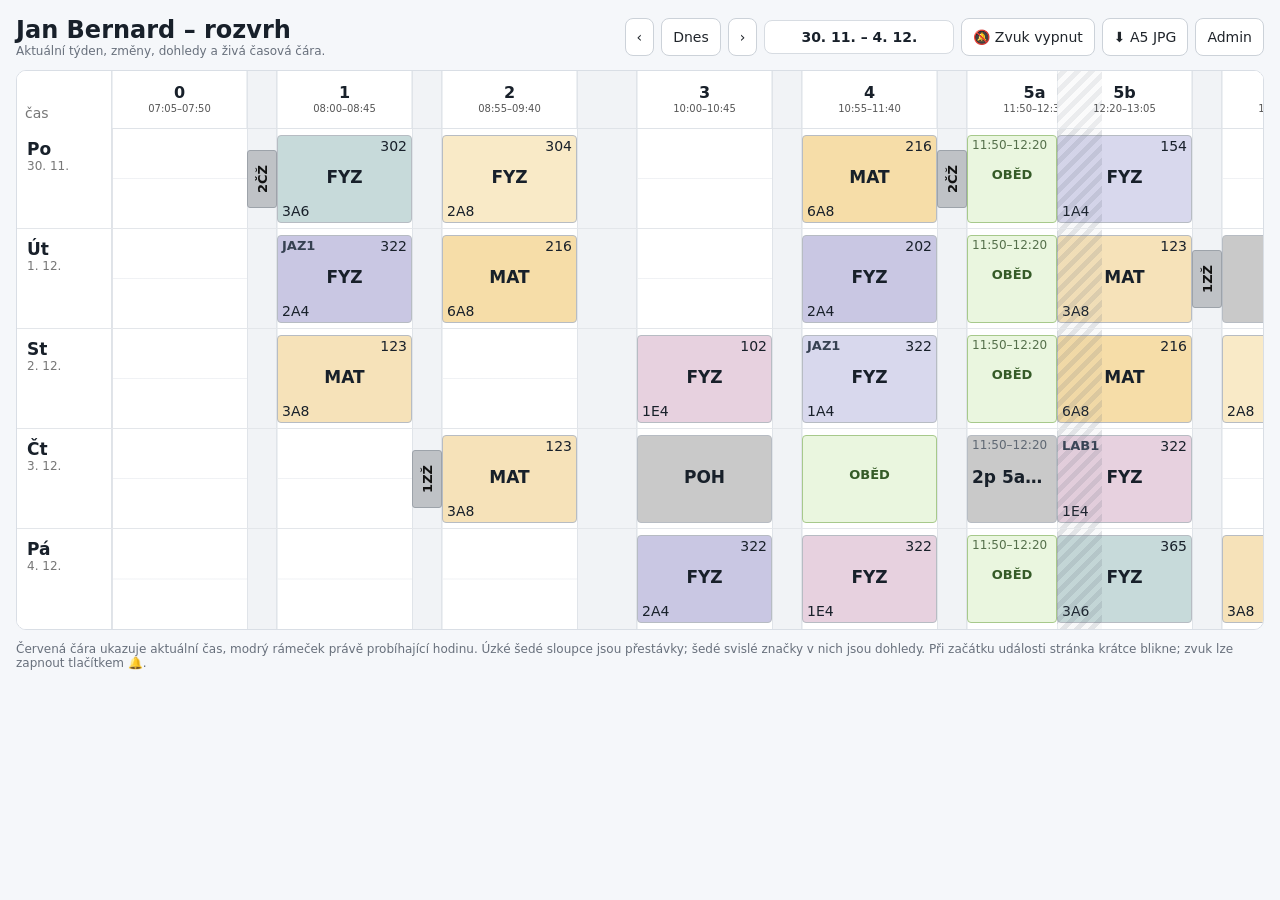
<file: index.html>
<!doctype html><html lang="cs"><head><meta charset="utf-8"><meta name="viewport" content="width=device-width,initial-scale=1"><title>Rozvrh</title><link rel="stylesheet" href="style.css?v=20261015-permanent1"></head><body><div class="app"><div class="top"><div><h1 id="pageTitle">Rozvrh</h1><div class="sub">Aktuální týden, změny, dohledy a živá časová čára.</div></div><div class="controls"><button class="btn" id="prevWeek">‹</button><button class="btn" id="todayBtn">Dnes</button><button class="btn" id="nextWeek">›</button><span class="week" id="weekLabel"></span><button class="btn alertToggle" id="alertToggle" type="button">🔕 Zvuk</button><button class="btn" id="exportJpg" type="button">⬇ A5 JPG</button><a class="btn" href="admin.html">Admin</a></div></div><div class="notice" id="notice"></div><div class="shell"><div class="sched"><div style="position:relative"><div class="corner">čas</div><div class="head" id="timeHeader"></div></div><div id="days"></div></div></div><p class="hint">Červená čára ukazuje aktuální čas, modrý rámeček právě probíhající hodinu. Úzké šedé sloupce jsou přestávky; šedé svislé značky v nich jsou dohledy. Při začátku události stránka krátce blikne; zvuk lze zapnout tlačítkem 🔔.</p></div><script src="common.js?v=20261015-permanent1"></script><script>R.load().catch(e=>{let n=document.getElementById('notice');n.className='notice show err';n.textContent='Načtení selhalo: '+e.message})</script></body></html>
</file>
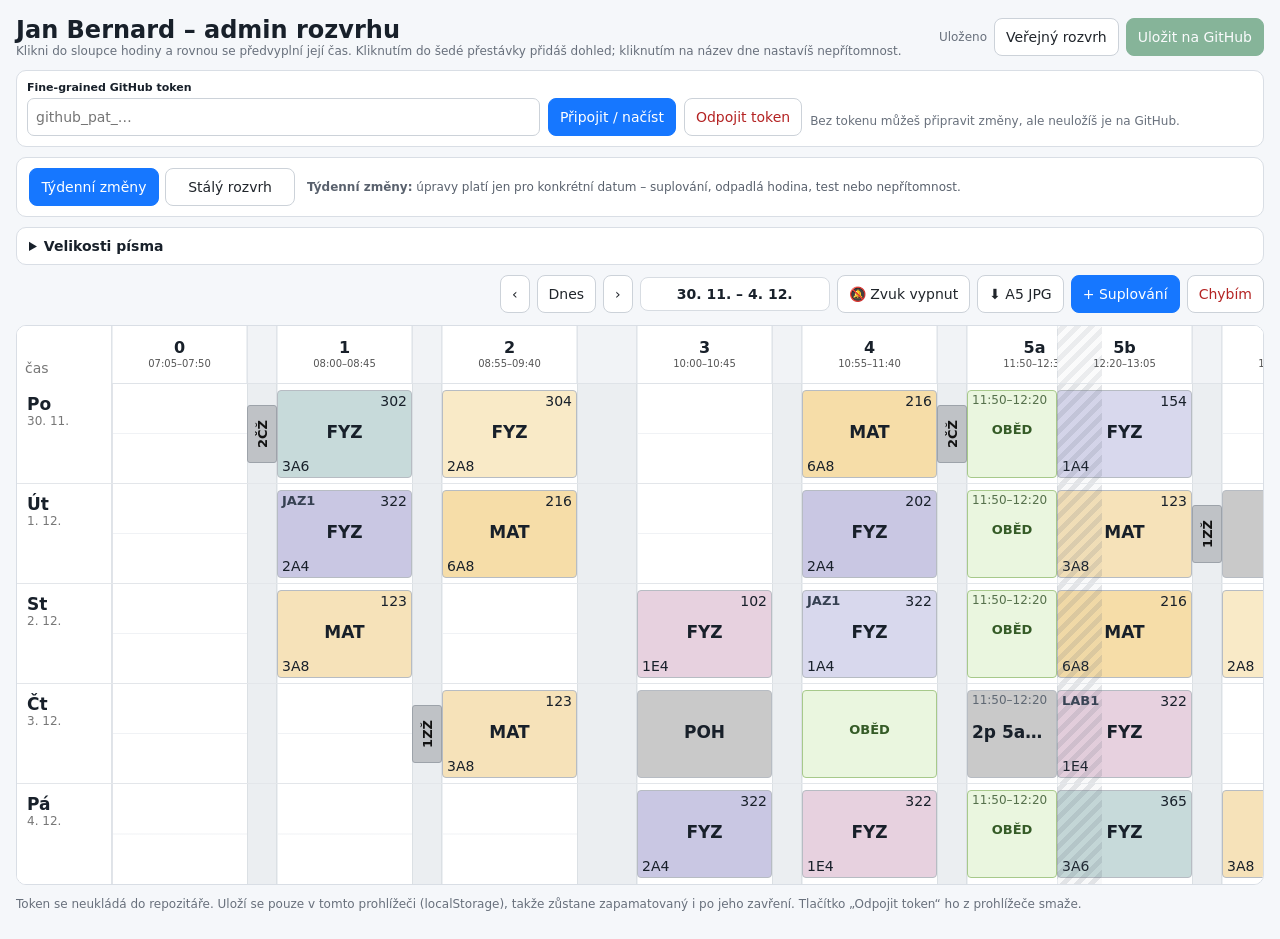
<file: admin.html>
<!doctype html><html lang="cs"><head><meta charset="utf-8"><meta name="viewport" content="width=device-width,initial-scale=1"><title>Admin rozvrhu</title><link rel="stylesheet" href="style.css?v=20261015-permanent1"></head><body class="admin"><div class="app"><div class="top"><div><h1 id="pageTitle">Admin rozvrhu</h1><div class="sub">Klikni do sloupce hodiny a rovnou se předvyplní její čas. Kliknutím do šedé přestávky přidáš dohled; kliknutím na název dne nastavíš nepřítomnost.</div></div><div class="controls"><span id="dirty" class="sub">Uloženo</span><a class="btn" href="index.html">Veřejný rozvrh</a><button class="btn green" id="saveGitHub" disabled>Uložit na GitHub</button></div></div><div class="adminbox"><div class="field"><label>Fine-grained GitHub token</label><input type="password" id="tokenInput" placeholder="github_pat_…" autocomplete="off"></div><button class="btn primary" id="connect">Připojit / načíst</button><button class="btn red" id="disconnect">Odpojit token</button><span class="status" id="tokenState"></span></div><div class="notice" id="notice"></div><div class="editmodebox"><div class="editmodebuttons"><button class="btn primary" id="weeklyMode" type="button">Týdenní změny</button><button class="btn" id="baseMode" type="button">Stálý rozvrh</button></div><div class="modehelp" id="modeHelp"><b>Týdenní změny:</b> úpravy platí jen pro konkrétní datum – suplování, odpadlá hodina, test nebo nepřítomnost.</div></div><details class="fontbox" id="fontSettings"><summary>Velikosti písma</summary><div class="fonthelp">Hodnoty jsou v px. Změna se hned ukáže v náhledu a použije se i pro export A5 JPG.</div><div class="fontgrid">
<div class="fontitem"><label for="fsSubject">Předmět</label><input id="fsSubject" type="number" min="6" max="40" step="1"></div>
<div class="fontitem"><label for="fsClass">Třída</label><input id="fsClass" type="number" min="6" max="40" step="1"></div>
<div class="fontitem"><label for="fsRoom">Učebna</label><input id="fsRoom" type="number" min="6" max="40" step="1"></div>
<div class="fontitem"><label for="fsNote">Poznámka</label><input id="fsNote" type="number" min="6" max="40" step="1"></div>
<div class="fontitem"><label for="fsCycle">JAZ / LAB</label><input id="fsCycle" type="number" min="6" max="40" step="1"></div>
<div class="fontitem"><label for="fsTest">TEST</label><input id="fsTest" type="number" min="6" max="40" step="1"></div>
<div class="fontitem"><label for="fsEventTime">Čas v políčku</label><input id="fsEventTime" type="number" min="6" max="40" step="1"></div>
<div class="fontitem"><label for="fsChange">ZMĚNA</label><input id="fsChange" type="number" min="6" max="40" step="1"></div>
<div class="fontitem"><label for="fsPeriod">Číslo hodiny</label><input id="fsPeriod" type="number" min="6" max="40" step="1"></div>
<div class="fontitem"><label for="fsPeriodTime">Čas hodiny</label><input id="fsPeriodTime" type="number" min="6" max="40" step="1"></div>
<div class="fontitem"><label for="fsDay">Den</label><input id="fsDay" type="number" min="6" max="40" step="1"></div>
<div class="fontitem"><label for="fsDate">Datum</label><input id="fsDate" type="number" min="6" max="40" step="1"></div>
<div class="fontitem"><label for="fsDuty">Dohled</label><input id="fsDuty" type="number" min="6" max="40" step="1"></div>
<div class="fontitem"><label for="fsLunch">Oběd</label><input id="fsLunch" type="number" min="6" max="40" step="1"></div>
<div class="fontitem"><label for="fsAbsence">Nepřítomnost</label><input id="fsAbsence" type="number" min="6" max="40" step="1"></div>
</div><div class="fontactions"><button class="btn" id="fontReset" type="button">Výchozí velikosti</button></div></details><div class="top"><span></span><div class="controls"><button class="btn" id="prevWeek">‹</button><button class="btn" id="todayBtn">Dnes</button><button class="btn" id="nextWeek">›</button><span class="week" id="weekLabel"></span><button class="btn alertToggle" id="alertToggle" type="button">🔕 Zvuk</button><button class="btn" id="exportJpg" type="button">⬇ A5 JPG</button><button class="btn primary" id="addSub">+ Suplování</button><button class="btn red" id="addAbs">Chybím</button></div></div><div class="shell"><div class="sched"><div style="position:relative"><div class="corner">čas</div><div class="head" id="timeHeader"></div></div><div id="days"></div></div></div><p class="hint">Token se neukládá do repozitáře. Uloží se pouze v tomto prohlížeči (localStorage), takže zůstane zapamatovaný i po jeho zavření. Tlačítko „Odpojit token“ ho z prohlížeče smaže.</p></div>
<dialog id="dlg"><div class="modal"><h2 id="dlgTitle">Upravit</h2><div class="form"><div class="field full"><label>Stav</label><select id="fStatus"><option value="normal">Běžná hodina / změna</option><option value="cancelled">Hodina odpadá</option></select></div><div class="field" id="dateField"><label>Datum</label><input type="date" id="fDate"></div><div class="field hidden" id="dayField"><label>Den týdne</label><select id="fDay"><option value="1">Pondělí</option><option value="2">Úterý</option><option value="3">Středa</option><option value="4">Čtvrtek</option><option value="5">Pátek</option></select></div><div class="field"><label>Předmět</label><input id="fSubject"></div><div class="field"><label>Třída</label><input id="fClass"></div><div class="field"><label>Učebna / místo dohledu</label><input id="fRoom"></div><div class="field"><label>Od</label><input type="time" id="fStart"></div><div class="field"><label>Do</label><input type="time" id="fEnd"></div><div class="field full hidden" id="cycleField"><label>Střídání týdne</label><select id="fCycle"><option value="">Bez střídání</option><option value="JAZ">JAZ1 / JAZ2</option><option value="LAB">LAB1 / LAB2</option></select></div><div class="field full"><label class="checkline"><input type="checkbox" id="fTest"> <span>Test / písemka</span></label></div><div class="field full"><label>Poznámka</label><textarea id="fNote"></textarea></div></div><div class="actions"><button class="btn red hidden" id="del">Smazat</button><span></span><div><button class="btn" onclick="dlg.close()">Zrušit</button> <button class="btn primary" id="saveLesson">Použít změnu</button></div></div></div></dialog>
<dialog id="adlg"><div class="modal"><h2>Nepřítomnost</h2><div class="field"><label>Datum</label><input type="date" id="aDate"></div><br><div class="field"><label>Poznámka</label><input id="aNote" placeholder="školení, nemoc…"></div><div class="actions"><button class="btn red hidden" id="adel">Zrušit nepřítomnost</button><div><button class="btn" onclick="adlg.close()">Zavřít</button> <button class="btn primary" id="asave">Použít</button></div></div></div></dialog>
<script src="common.js?v=20261015-permanent1"></script><script src="admin.js?v=20261015-permanent1"></script></body></html>
</file>
<file: style.css>
:root{--day-w:95px;--row-h:100px;--fs-subject:16px;--fs-class:9px;--fs-room:9px;--fs-note:9px;--fs-cycle:8px;--fs-test:8px;--fs-etime:8px;--fs-change:8px;--fs-period:16px;--fs-period-time:9px;--fs-day:17px;--fs-date:12px;--fs-duty:11px;--fs-lunch:13px;--fs-absence:14px}
*{box-sizing:border-box}
html{-webkit-text-size-adjust:100%}
body{margin:0;background:#f5f7fa;color:#18202a;font:14px system-ui,-apple-system,Segoe UI,Arial;overscroll-behavior-y:none}
button,input,select,textarea{font:inherit}
button,a{-webkit-tap-highlight-color:transparent}
.app{max-width:1700px;margin:auto;padding:16px}
.top{display:flex;align-items:center;justify-content:space-between;gap:10px;flex-wrap:wrap;margin-bottom:12px}
h1{font-size:24px;margin:0}
.sub,.hint{color:#68707c;font-size:12px}
.controls{display:flex;gap:7px;align-items:center;flex-wrap:wrap}
.btn{min-height:38px;border:1px solid #ccd2d9;border-radius:8px;background:#fff;padding:8px 11px;color:#20252b;text-decoration:none;cursor:pointer;display:inline-flex;align-items:center;justify-content:center}
.btn.primary{background:#1677ff;border-color:#1677ff;color:#fff}.btn.green{background:#19733b;border-color:#19733b;color:#fff}.btn.red{color:#b42323}.btn:disabled{opacity:.5}
.week{min-width:190px;text-align:center;font-weight:650;background:#fff;border:1px solid #d7dce2;padding:8px;border-radius:8px;white-space:nowrap}
.notice{display:none;padding:9px 11px;margin:0 0 10px;border-radius:8px;background:#fff4ce;border:1px solid #e9cf75}.notice.show{display:block}.notice.ok{background:#eaf7ee;border-color:#a9d5b4}.notice.err{background:#fff0f0;border-color:#dfa4a4}
.adminbox{display:flex;gap:8px;align-items:end;flex-wrap:wrap;background:#fff;border:1px solid #d9dee5;border-radius:10px;padding:10px;margin-bottom:10px}.adminbox .field{flex:1 1 330px}.adminbox input{width:100%;min-width:300px}.status{color:#68707c;font-size:12px;padding-bottom:8px;flex:1 1 260px}
.shell{overflow:auto;background:#fff;border:1px solid #d9dee5;border-radius:10px;-webkit-overflow-scrolling:touch;touch-action:pan-x pan-y;overscroll-behavior-x:contain;scrollbar-gutter:stable}
.sched{min-width:1500px}
.sched>div:first-child{display:flex;position:relative;background:#fff}
.corner{position:sticky;left:0;flex:0 0 var(--day-w);width:var(--day-w);height:58px;border-right:1px solid #dfe3e8;padding:34px 8px 0;color:#777;z-index:30;background:#fff}
.head{display:grid;position:relative;flex:1 0 auto;height:58px;border-bottom:1px solid #dfe3e8;background:#fff;z-index:10}
.periodCell{display:flex;flex-direction:column;align-items:center;justify-content:center;border-left:1px solid #edf0f3;border-right:1px solid #edf0f3;white-space:nowrap}.periodCell b{font-size:var(--fs-period);line-height:1.05}.periodCell small{font-size:var(--fs-period-time);color:#555;margin-top:2px}
.breakCell{background:#f1f3f6;border-left:1px solid #e0e4e9;border-right:1px solid #e0e4e9}
.row{position:relative;height:var(--row-h);border-bottom:1px solid #e3e6ea;background:#fff}.row:last-child{border-bottom:0}.row.today{background:#fbfdff}
.day{position:sticky;left:0;top:0;width:var(--day-w);height:100%;z-index:25;background:#fff;border-right:1px solid #dfe3e8;padding:10px;box-shadow:1px 0 0 rgba(223,227,232,.9)}.day b{font-size:var(--fs-day)}.day small{display:block;color:#777;font-size:var(--fs-date)}.today .day{background:#eef6ff;box-shadow:inset -3px 0 #1677ff,1px 0 0 #dfe3e8}.admin .day{cursor:pointer}
.track{position:absolute;left:var(--day-w);right:0;top:0;bottom:0;display:grid;align-items:stretch;overflow:hidden}.track:before{content:"";position:absolute;inset:0;pointer-events:none;background:linear-gradient(to bottom,transparent 0,transparent 49%,rgba(230,233,238,.6) 50%,transparent 51%)}
.slotHit{grid-row:1;border:0;padding:0;margin:0;background:transparent;z-index:1;min-width:0}.admin .slotHit{cursor:pointer}.admin .periodHit:hover{background:rgba(22,119,255,.055)}.admin .breakHit{background:rgba(130,138,150,.055)}.admin .breakHit:hover{background:rgba(130,138,150,.16)}
.lesson{grid-row:1;position:relative;height:88px;align-self:center;margin:0 2px;border:1px solid #b7bcc3;border-radius:4px;overflow:hidden;z-index:2;min-width:0;user-select:none}.admin .lesson{cursor:pointer}.lesson .cycleTag{position:absolute;left:4px;top:2px;font-size:var(--fs-cycle);font-weight:700;color:#364152}.lesson .room{position:absolute;right:4px;top:2px;font-size:var(--fs-room)}.lesson .testmark{position:absolute;left:50%;top:2px;transform:translateX(-50%);font-size:var(--fs-test);font-weight:800;line-height:1.25;color:#a61c1c;background:#fff0f0;border:1px solid #e2a0a0;border-radius:4px;padding:1px 4px;letter-spacing:.02em}.lesson .etime{position:absolute;left:4px;top:2px;font-size:var(--fs-etime);color:#5f6873}.lesson .subj{position:absolute;top:31px;left:4px;right:4px;text-align:center;font-size:var(--fs-subject);font-weight:600;white-space:nowrap;overflow:hidden;text-overflow:ellipsis}.lesson .cls{position:absolute;left:4px;bottom:3px;font-size:var(--fs-class)}.lesson .note{position:absolute;left:4px;right:4px;bottom:16px;text-align:center;font-size:var(--fs-note);color:#555;white-space:nowrap;overflow:hidden;text-overflow:ellipsis}
.lesson.lunch{height:88px;align-self:center;margin:0;z-index:5;background:#eaf6df!important;border-color:#a7c98b}.lesson.lunch .subj{top:31px;font-size:var(--fs-lunch);font-weight:700;color:#355b27}.lesson.lunch .etime{top:2px;bottom:auto;left:4px;font-size:var(--fs-etime);color:#55704b}.lesson.lunch .room,.lesson.lunch .cls,.lesson.lunch .note,.lesson.lunch .cycleTag,.lesson.lunch .testmark{display:none}.lesson.changed:after,.duty.changed:after{content:'ZMĚNA';position:absolute;left:3px;top:2px;font-size:var(--fs-change);font-weight:700;background:#ffefad;padding:1px 3px;border-radius:2px}.lesson.cancelled{background:repeating-linear-gradient(-45deg,#f6d2d2,#f6d2d2 7px,#fff0f0 7px,#fff0f0 14px)!important}.lesson.cancelled .subj{text-decoration:line-through}.lesson.now{outline:3px solid #1677ff;outline-offset:-1px}
.duty{grid-row:1;position:relative;z-index:4;align-self:center;height:58px;margin:0 1px;border:1px solid #9da3aa;border-radius:3px;background:#bfc2c6;color:#111;display:flex;align-items:center;justify-content:center;overflow:hidden;cursor:default;user-select:none}.admin .duty{cursor:pointer}.duty span{writing-mode:vertical-rl;transform:rotate(180deg);font-size:var(--fs-duty);font-weight:650;white-space:nowrap}.duty.cancelled{opacity:.45;text-decoration:line-through}.duty.now{outline:3px solid #1677ff;outline-offset:-1px}
.absence{display:none;position:absolute;left:0;right:0;top:30px;height:40px;z-index:12;font-size:var(--fs-absence);border:2px solid #c62828;background:#ffededee;align-items:center;justify-content:center;color:#a61c1c;font-weight:800}.absent .lesson,.absent .duty{opacity:.25}.absent .absence{display:flex}
.line{display:none;grid-row:1;position:relative;z-index:15;pointer-events:none;width:100%;height:100%}.line:after{content:"";position:absolute;left:calc(var(--frac,0)*100%);top:0;bottom:0;width:2px;background:#e12626;box-shadow:0 0 0 1px #fff8}.line:before{content:attr(data-time);position:absolute;left:calc(var(--frac,0)*100% + 3px);top:2px;background:#e12626;color:#fff;padding:1px 4px;border-radius:3px;font-size:9px;white-space:nowrap}
.field{display:flex;flex-direction:column;gap:4px}.field label{font-size:11px;font-weight:650}.checkline{display:flex;flex-direction:row!important;align-items:center;gap:8px;min-height:38px;padding:7px 9px;border:1px solid #d8dde3;border-radius:8px;background:#fafbfc;cursor:pointer}.checkline input{width:18px;height:18px;min-height:0!important;margin:0}.field input,.field select,.field textarea{border:1px solid #ccd2d9;border-radius:7px;padding:8px;min-height:38px}.field textarea{min-height:70px}
dialog{border:0;border-radius:12px;padding:0;width:min(510px,calc(100% - 24px));box-shadow:0 20px 60px #0005}dialog::backdrop{background:#1116}.modal{padding:16px}.form{display:grid;grid-template-columns:1fr 1fr;gap:9px}.full{grid-column:1/-1}.actions{display:flex;justify-content:space-between;gap:8px;margin-top:14px}.hidden{display:none!important}

@media(max-width:700px){
  :root{--day-w:72px;--row-h:86px}
  body{font-size:13px}
  .app{padding:8px 7px 12px}
  .top{align-items:flex-start;margin-bottom:9px;gap:7px}
  .top>div:first-child{min-width:0}
  h1{font-size:19px;line-height:1.15}
  .sub{font-size:11px;line-height:1.3;margin-top:3px}
  .hint{font-size:11px;line-height:1.35;margin:8px 2px}
  .controls{width:100%;gap:6px}
  .btn{min-height:44px;padding:9px 12px;border-radius:10px;touch-action:manipulation}
  .controls .week{flex:1 1 145px;min-width:135px;min-height:44px;display:flex;align-items:center;justify-content:center;padding:7px 9px}
  #prevWeek,#nextWeek{width:44px;padding:0;flex:0 0 44px}
  #todayBtn{flex:0 0 auto}
  #addSub,#addAbs{flex:1 1 110px}
  .notice{font-size:12px;margin-bottom:8px}
  .adminbox{padding:9px;gap:7px;align-items:stretch}
  .adminbox .field{flex:1 1 100%;width:100%}
  .adminbox input{min-width:0;width:100%;min-height:44px}
  .adminbox .btn{flex:1 1 calc(50% - 4px)}
  .status{flex:1 1 100%;padding:2px 1px 0;font-size:11px;line-height:1.3}
  .shell{margin-inline:-1px;border-radius:8px;scrollbar-width:thin}
  .corner{height:52px;padding:30px 7px 0;font-size:10px}
  .head{height:52px}
  .periodCell b{font-size:calc(var(--fs-period)*.94)}.periodCell small{font-size:calc(var(--fs-period-time)*.89);margin-top:1px}
  .day{padding:8px 6px}.day b{font-size:calc(var(--fs-day)*.88)}.day small{font-size:calc(var(--fs-date)*.83);margin-top:2px}
  .lesson{height:74px;margin:0 1px;border-radius:5px}
  .lesson.lunch{height:74px;margin:0}.lesson.lunch .subj{top:25px;font-size:calc(var(--fs-lunch)*.88)}.lesson.lunch .etime{font-size:calc(var(--fs-etime)*.88)}
  .lesson .subj{top:25px;font-size:calc(var(--fs-subject)*.88)}.lesson .cycleTag{font-size:calc(var(--fs-cycle)*.88)}.lesson .room{font-size:calc(var(--fs-room)*.89)}.lesson .testmark{font-size:calc(var(--fs-test)*.88);padding:1px 3px}.lesson .etime{font-size:calc(var(--fs-etime)*.88)}.lesson .cls{font-size:calc(var(--fs-class)*.89)}.lesson .note{bottom:14px;font-size:calc(var(--fs-note)*.89)}
  .lesson.changed:after,.duty.changed:after{font-size:calc(var(--fs-change)*.88)}
  .duty{height:54px;min-width:30px}.duty span{font-size:calc(var(--fs-duty)*.91)}
  .absence{top:24px;height:38px;font-size:calc(var(--fs-absence)*.86);left:2px;right:2px}
  .line:before{font-size:8px;top:1px}
  .admin .periodHit:active{background:rgba(22,119,255,.12)}.admin .breakHit:active{background:rgba(130,138,150,.22)}
  dialog{width:100%;max-width:none;margin:auto 0 0 0;border-radius:16px 16px 0 0;max-height:92dvh;overflow:auto}
  .modal{padding:16px 14px calc(14px + env(safe-area-inset-bottom))}
  .modal h2{margin-top:0;font-size:19px}
  .form{grid-template-columns:1fr;gap:10px}.full{grid-column:auto}
  .field input,.field select,.field textarea{min-height:44px;font-size:16px}
  .actions{position:sticky;bottom:0;background:#fff;padding-top:10px;align-items:center}
  .actions .btn{min-height:44px}
}

@media(max-width:390px){
  .controls .week{flex-basis:100%;order:5}
  .top .controls>a.btn{flex:1 1 auto}
  .adminbox .btn{flex-basis:100%}
}

.alertToggle.on{background:#eef8f0;border-color:#9bc5a4;color:#176b35}
.eventToast{position:fixed;left:50%;top:16px;transform:translate(-50%,-18px);z-index:9999;background:#18202a;color:#fff;border-radius:10px;padding:10px 14px;font-weight:750;box-shadow:0 8px 28px #0004;opacity:0;pointer-events:none;transition:opacity .18s ease,transform .18s ease;white-space:nowrap;max-width:calc(100vw - 24px);overflow:hidden;text-overflow:ellipsis}
.eventToast.show{opacity:1;transform:translate(-50%,0)}
@keyframes eventStartFlash{0%,100%{box-shadow:0 0 0 0 rgba(22,119,255,0)}50%{box-shadow:0 0 0 5px rgba(22,119,255,.42)}}
body.event-start .shell{animation:eventStartFlash .6s ease-in-out 0s 6}
body.event-start #pageTitle{animation:eventStartText .6s ease-in-out 0s 6}
@keyframes eventStartText{0%,100%{opacity:1}50%{opacity:.28}}
@media(max-width:700px){.eventToast{top:8px;font-size:12px;padding:9px 11px}.alertToggle{flex:1 1 auto}}

body.event-start::before{content:"";position:fixed;inset:0;z-index:9998;pointer-events:none;border:8px solid rgba(22,119,255,.9);background:rgba(22,119,255,.08);animation:eventScreenFlash .55s ease-in-out 0s 8}
@keyframes eventScreenFlash{0%,100%{opacity:0}50%{opacity:1}}
.alertToggle.waiting{background:#fff8e1;border-color:#d5ad45;color:#795700}


/* TRUE_TIME_AXIS_V2: hodiny jsou umístěné podle skutečného času; 5a a 5b se překrývají */
.head{display:block;position:relative;flex:0 0 auto;overflow:hidden}
.periodCell,.breakCell{position:absolute;top:0;bottom:0}
.periodCell{background:#fff}
.breakCell{background:#f1f3f6}
.track{display:block;right:auto;overflow:hidden}
.breakBand{position:absolute;top:0;bottom:0;background:#f1f3f6;border-left:1px solid #e0e4e9;border-right:1px solid #e0e4e9;z-index:0}
.timeGuide{position:absolute;top:0;bottom:0;width:1px;background:#edf0f3;z-index:0;pointer-events:none}
.slotHit{position:absolute;top:0;bottom:0;height:100%}
.lesson{position:absolute;top:6px;margin:0;height:88px;z-index:5}
.lesson.lunch{top:6px;bottom:auto;margin:0;height:88px}
.duty{position:absolute;top:21px;margin:0;height:58px;z-index:7}
.overlapBand{position:absolute;top:0;bottom:0;pointer-events:none;z-index:6;background:repeating-linear-gradient(-45deg,rgba(95,105,120,.04) 0,rgba(95,105,120,.04) 5px,rgba(95,105,120,.18) 5px,rgba(95,105,120,.18) 10px)}
.overlapHeader{z-index:8;opacity:.7}
.line{position:absolute;top:0;bottom:0;width:2px;height:100%;z-index:15}
.line:after{left:0;top:0;bottom:0;width:2px}
.line:before{left:3px;top:2px}
.absence{left:0;right:0}
@media(max-width:700px){
  .lesson{top:6px;height:74px}
  .lesson.lunch{top:6px;bottom:auto;height:74px}
  .duty{top:16px;height:54px}
}

.fontbox{background:#fff;border:1px solid #d9dee5;border-radius:10px;padding:10px 12px;margin-bottom:10px}
.fontbox summary{cursor:pointer;font-weight:700;user-select:none}
.fontbox .fonthelp{color:#68707c;font-size:11px;margin:6px 0 10px}
.fontgrid{display:grid;grid-template-columns:repeat(5,minmax(120px,1fr));gap:8px}
.fontitem{display:flex;align-items:center;justify-content:space-between;gap:8px;border:1px solid #e1e5ea;border-radius:8px;padding:7px 8px;background:#fafbfc}
.fontitem label{font-size:11px;font-weight:650}
.fontitem input{width:62px;min-height:34px;border:1px solid #ccd2d9;border-radius:7px;padding:5px 6px;text-align:center}
.fontactions{display:flex;justify-content:flex-end;margin-top:9px}
@media(max-width:900px){.fontgrid{grid-template-columns:repeat(3,minmax(115px,1fr))}}
@media(max-width:600px){.fontgrid{grid-template-columns:repeat(2,minmax(110px,1fr))}.fontitem input{width:58px}}

.editmodebox{display:flex;align-items:center;gap:12px;flex-wrap:wrap;background:#fff;border:1px solid #d9dee5;border-radius:10px;padding:10px 12px;margin-bottom:10px}
.editmodebuttons{display:flex;gap:6px;flex:0 0 auto}
.editmodebuttons .btn{min-width:130px}
.modehelp{font-size:12px;color:#59616d;flex:1 1 360px}
#baseMode.permanentActive{background:#9b2c2c;border-color:#9b2c2c;color:#fff}
.permanent-mode .shell{box-shadow:0 0 0 2px rgba(155,44,44,.18)}
.permanent-mode .day{background:#fff8f8}
@media(max-width:600px){.editmodebox{align-items:stretch}.editmodebuttons{width:100%}.editmodebuttons .btn{flex:1 1 50%;min-width:0}.modehelp{font-size:11px}}
</file>
